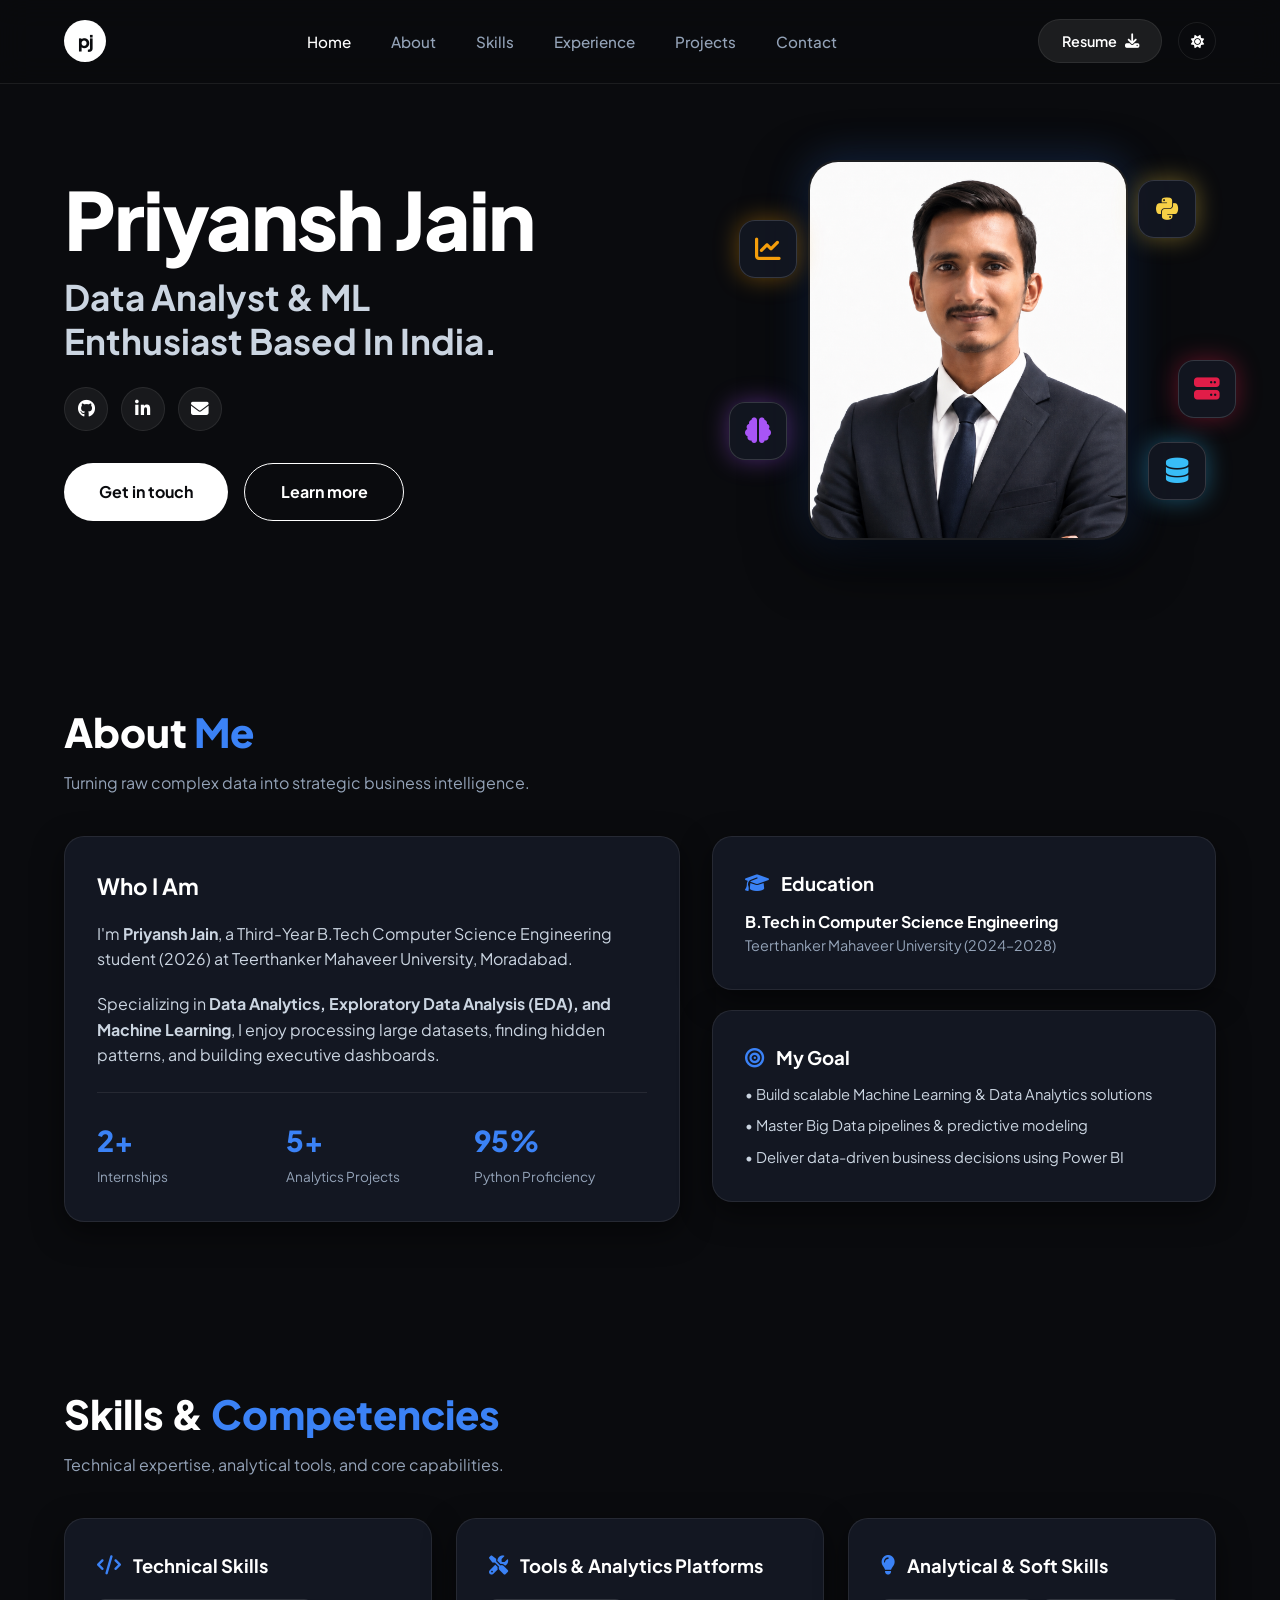
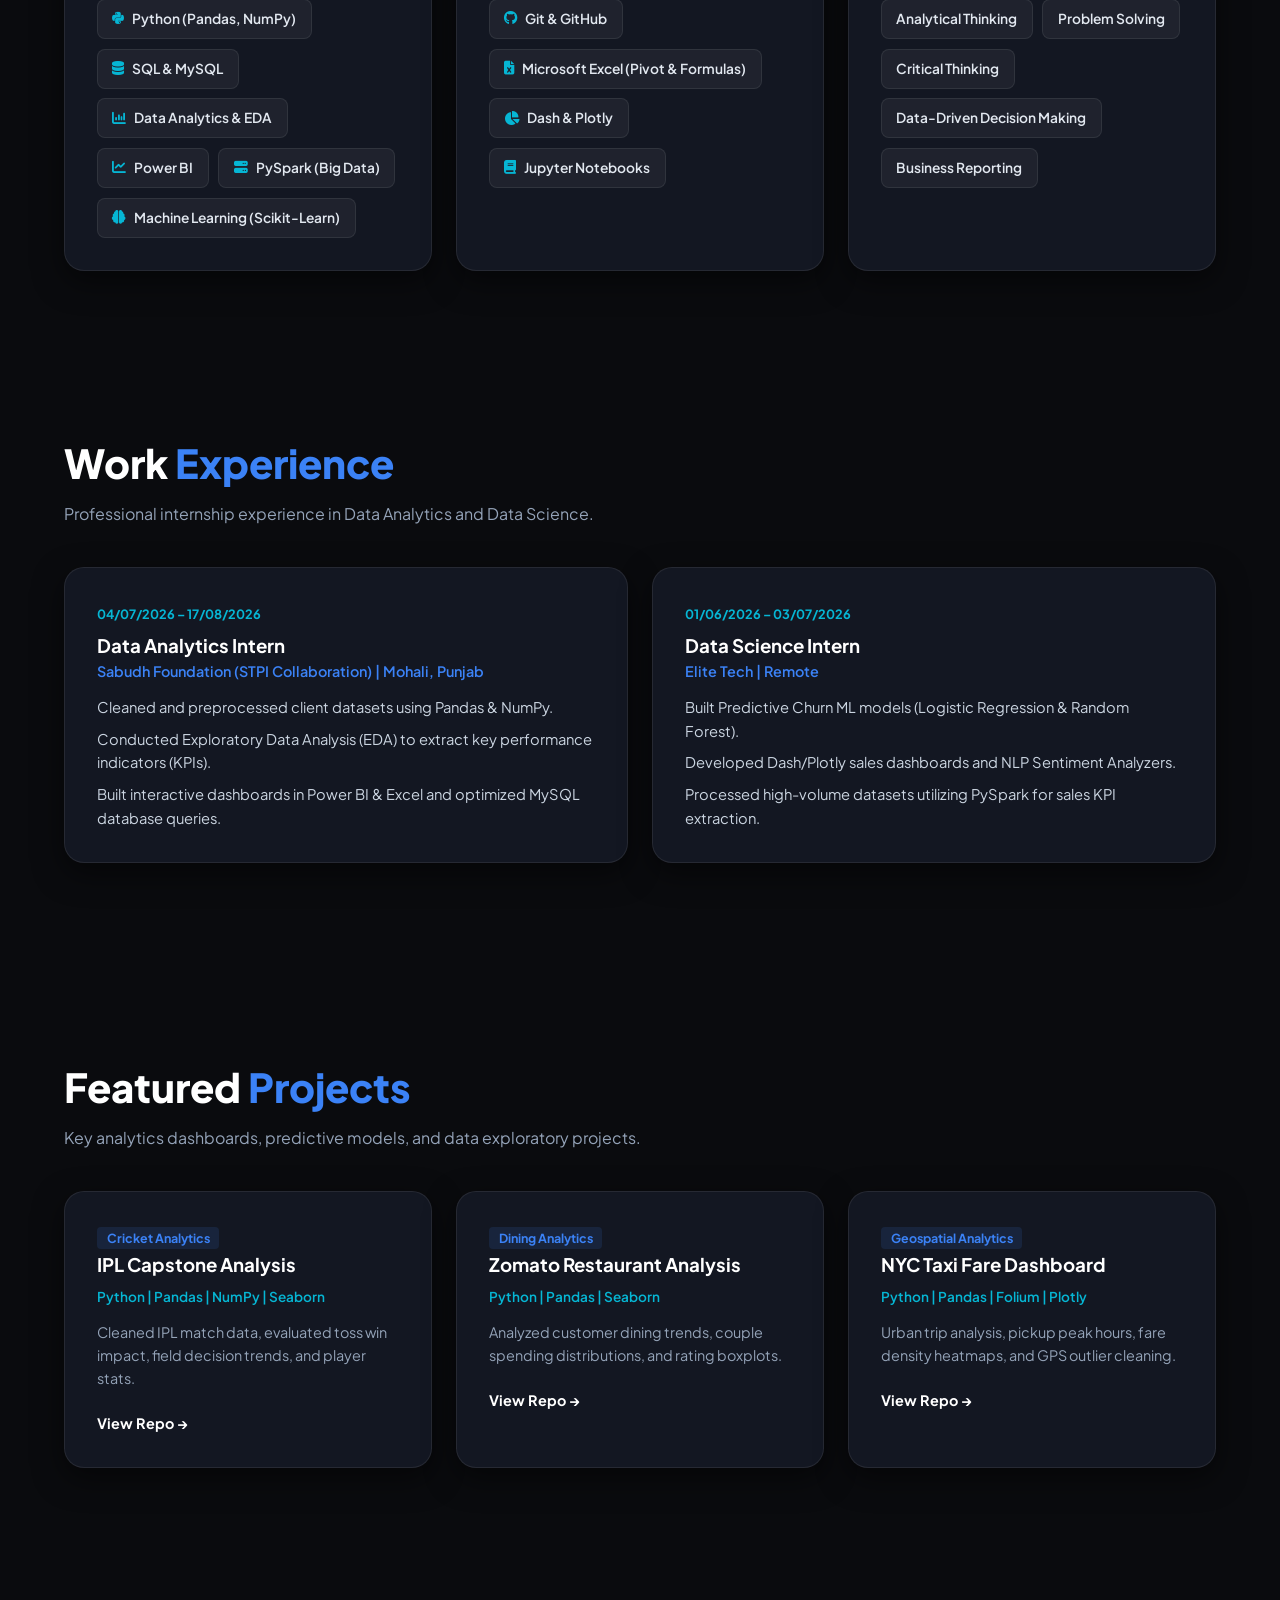
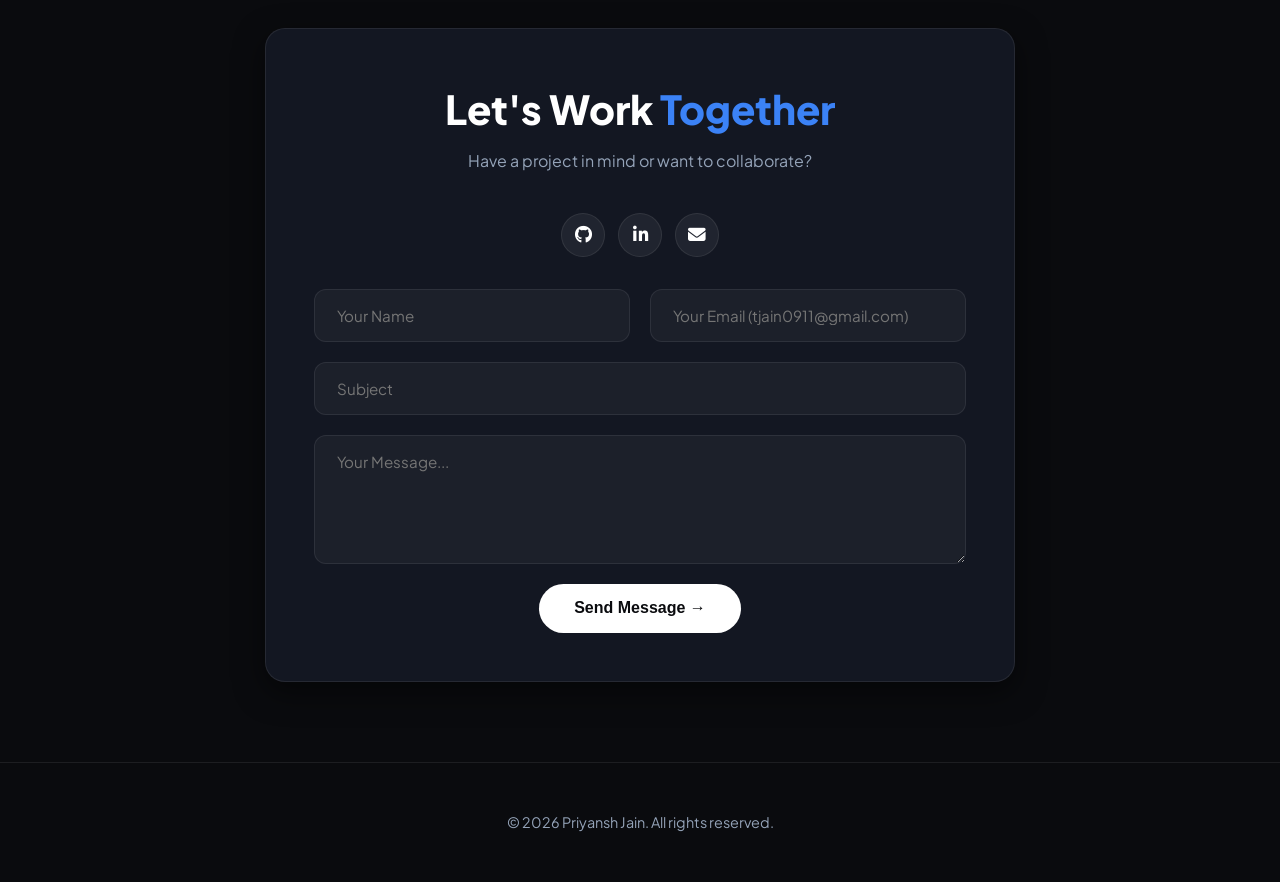
<file: index.html>
<!DOCTYPE html>
<html lang="en" data-theme="dark">
<head>
    <meta charset="UTF-8">
    <meta name="viewport" content="width=device-width, initial-scale=1.0">
    <!-- Render & Vercel Force Cache Rebuild -->
    <title>Priyansh Jain | Data Analyst & ML Enthusiast</title>
    
    <!-- Inline Embedded CSS Styles for Bulletproof Deployment -->
    <style>
/* =========================================================
   Priyansh Jain - Juan James Style Ultra-Modern Dark Theme
   ========================================================= */

:root {
    --bg-dark: #0A0B0E;
    --card-dark: #131722;
    --card-border: rgba(255, 255, 255, 0.08);
    
    --text-white: #FFFFFF;
    --text-muted: #94A3B8;
    
    --accent-blue: #3B82F6;
    --accent-cyan: #06B6D4;
    --glow-blue: rgba(59, 130, 246, 0.3);

    --radius-pill: 50px;
    --radius-card: 20px;
    --transition: all 0.3s cubic-bezier(0.4, 0, 0.2, 1);
}

* {
    margin: 0;
    padding: 0;
    box-sizing: border-box;
}

html {
    scroll-behavior: smooth;
}

body {
    font-family: 'Plus Jakarta Sans', system-ui, -apple-system, sans-serif;
    background-color: var(--bg-dark);
    color: var(--text-white);
    line-height: 1.6;
    overflow-x: hidden;
}

/* Container */
.container {
    max-width: 1200px;
    margin: 0 auto;
    padding: 0 1.5rem;
}

/* NAVBAR */
.navbar {
    position: fixed;
    top: 0;
    left: 0;
    right: 0;
    z-index: 1000;
    background: rgba(10, 11, 14, 0.85);
    backdrop-filter: blur(15px);
    border-bottom: 1px solid var(--card-border);
    padding: 1.2rem 0;
}

.nav-container {
    max-width: 1200px;
    margin: 0 auto;
    padding: 0 1.5rem;
    display: flex;
    justify-content: space-between;
    align-items: center;
}

.brand-logo {
    text-decoration: none;
}

.logo-icon {
    width: 42px;
    height: 42px;
    border-radius: 50%;
    background: var(--text-white);
    color: #0A0B0E;
    font-weight: 900;
    font-size: 1.1rem;
    display: flex;
    align-items: center;
    justify-content: center;
    letter-spacing: -1px;
}

.nav-links {
    display: flex;
    list-style: none;
    gap: 2.5rem;
}

.nav-links a {
    color: var(--text-muted);
    text-decoration: none;
    font-size: 0.95rem;
    font-weight: 500;
    transition: var(--transition);
}

.nav-links a:hover,
.nav-links a.active {
    color: var(--text-white);
}

.nav-right {
    display: flex;
    align-items: center;
    gap: 1rem;
}

.btn-resume-pill {
    display: inline-flex;
    align-items: center;
    gap: 0.5rem;
    padding: 0.6rem 1.4rem;
    border-radius: var(--radius-pill);
    background: rgba(255, 255, 255, 0.08);
    border: 1px solid var(--card-border);
    color: var(--text-white);
    font-size: 0.9rem;
    font-weight: 600;
    text-decoration: none;
    transition: var(--transition);
}

.btn-resume-pill:hover {
    background: var(--text-white);
    color: #0A0B0E;
}

.btn-theme-toggle {
    width: 38px;
    height: 38px;
    border-radius: 50%;
    background: transparent;
    border: 1px solid var(--card-border);
    color: var(--text-white);
    cursor: pointer;
    display: flex;
    align-items: center;
    justify-content: center;
}

/* HERO SECTION */
.hero-section {
    padding-top: 10rem;
    padding-bottom: 5rem;
    position: relative;
    overflow: hidden;
}

.hero-container {
    max-width: 1200px;
    margin: 0 auto;
    padding: 0 1.5rem;
    display: grid;
    grid-template-columns: 1.1fr 0.9fr;
    gap: 3rem;
    align-items: center;
}

.hero-title {
    font-size: 5rem;
    font-weight: 900;
    line-height: 1;
    letter-spacing: -2px;
    margin-bottom: 1rem;
    color: var(--text-white);
}

.hero-subtitle {
    font-size: 2.2rem;
    font-weight: 700;
    line-height: 1.25;
    color: #CBD5E1;
    margin-bottom: 1.5rem;
}

/* Social Buttons Row */
.hero-social-links,
.contact-social-row {
    display: flex;
    gap: 0.8rem;
    margin-bottom: 2rem;
}

.contact-social-row {
    justify-content: center;
}

.social-circle-btn {
    width: 44px;
    height: 44px;
    border-radius: 50%;
    background: rgba(255, 255, 255, 0.06);
    border: 1px solid var(--card-border);
    color: var(--text-white);
    display: flex;
    align-items: center;
    justify-content: center;
    text-decoration: none;
    font-size: 1.1rem;
    transition: var(--transition);
}

.social-circle-btn:hover {
    background: var(--accent-blue);
    border-color: var(--accent-blue);
    transform: translateY(-3px);
    box-shadow: 0 8px 20px var(--glow-blue);
}

.hero-btn-group {
    display: flex;
    gap: 1rem;
}

.btn-pill {
    display: inline-flex;
    align-items: center;
    justify-content: center;
    padding: 0.95rem 2.2rem;
    border-radius: var(--radius-pill);
    font-size: 1rem;
    font-weight: 700;
    text-decoration: none;
    transition: var(--transition);
    cursor: pointer;
    border: none;
}

.btn-white {
    background: var(--text-white);
    color: #0A0B0E;
}

.btn-white:hover {
    transform: translateY(-3px);
    box-shadow: 0 10px 30px rgba(255, 255, 255, 0.25);
}

.btn-outline-white {
    background: transparent;
    border: 1.5px solid var(--text-white);
    color: var(--text-white);
}

.btn-outline-white:hover {
    background: rgba(255, 255, 255, 0.1);
    transform: translateY(-3px);
}

/* HERO VISUAL & 3D FLOATING BADGES */
.hero-visual {
    position: relative;
    display: flex;
    justify-content: center;
    align-items: center;
}

.avatar-3d-wrapper {
    width: 320px;
    height: 380px;
    border-radius: 30px;
    overflow: hidden;
    border: 2px solid var(--card-border);
    box-shadow: 0 20px 60px rgba(0, 0, 0, 0.8), 0 0 40px var(--glow-blue);
    position: relative;
    z-index: 2;
}

.avatar-3d-img {
    width: 100%;
    height: 100%;
    object-fit: cover;
    object-position: center 25%;
}

/* Floating 3D Tech Badges */
.floating-badge {
    position: absolute;
    width: 58px;
    height: 58px;
    border-radius: 16px;
    background: rgba(19, 23, 34, 0.9);
    border: 1px solid rgba(255, 255, 255, 0.15);
    display: flex;
    align-items: center;
    justify-content: center;
    font-size: 1.6rem;
    box-shadow: 0 15px 35px rgba(0, 0, 0, 0.7);
    z-index: 3;
    animation: floatAnim 4s ease-in-out infinite;
}

@keyframes floatAnim {
    0%, 100% { transform: translateY(0); }
    50% { transform: translateY(-12px); }
}

.badge-py {
    top: 20px;
    right: 20px;
    color: #F7D046;
    box-shadow: 0 0 25px rgba(247, 208, 70, 0.4);
    animation-delay: 0s;
}

.badge-sql {
    bottom: 40px;
    right: 10px;
    color: #38BDF8;
    box-shadow: 0 0 25px rgba(56, 189, 248, 0.4);
    animation-delay: 1s;
}

.badge-bi {
    top: 60px;
    left: 20px;
    color: #F59E0B;
    box-shadow: 0 0 25px rgba(245, 158, 11, 0.4);
    animation-delay: 2s;
}

.badge-ml {
    bottom: 80px;
    left: 10px;
    color: #A855F7;
    box-shadow: 0 0 25px rgba(168, 85, 247, 0.4);
    animation-delay: 1.5s;
}

.badge-spark {
    top: 200px;
    right: -20px;
    color: #E11D48;
    box-shadow: 0 0 25px rgba(225, 29, 72, 0.4);
    animation-delay: 2.5s;
}

/* SECTIONS COMMON & CARDS */
.section {
    padding: 5rem 0;
}

.section-title {
    font-size: 2.5rem;
    font-weight: 900;
    margin-bottom: 0.4rem;
}

.accent-text {
    color: var(--accent-blue);
}

.section-sub {
    font-size: 1rem;
    color: var(--text-muted);
    margin-bottom: 2.5rem;
}

/* DARK CARDS */
.dark-card {
    background: var(--card-dark);
    border: 1px solid var(--card-border);
    border-radius: var(--radius-card);
    padding: 2rem;
    box-shadow: 0 10px 30px rgba(0, 0, 0, 0.5);
    transition: var(--transition);
}

.dark-card:hover {
    border-color: rgba(255, 255, 255, 0.2);
    transform: translateY(-4px);
}

/* ABOUT SECTION GRID */
.about-grid {
    display: grid;
    grid-template-columns: 1.1fr 0.9fr;
    gap: 2rem;
}

.bio-card h3 {
    font-size: 1.4rem;
    margin-bottom: 1rem;
}

.bio-card p {
    color: #CBD5E1;
    margin-bottom: 1.2rem;
    font-size: 1rem;
}

.about-quick-stats {
    display: grid;
    grid-template-columns: repeat(3, 1fr);
    gap: 1rem;
    margin-top: 1.5rem;
    padding-top: 1.5rem;
    border-top: 1px solid var(--card-border);
}

.stat-box h4 {
    font-size: 1.8rem;
    font-weight: 800;
    color: var(--accent-blue);
}

.stat-box span {
    font-size: 0.85rem;
    color: var(--text-muted);
}

.about-stack {
    display: flex;
    flex-direction: column;
    gap: 1.25rem;
}

.card-head {
    display: flex;
    align-items: center;
    gap: 0.75rem;
    margin-bottom: 0.6rem;
}

.icon-glow {
    color: var(--accent-blue);
    font-size: 1.2rem;
}

.card-sub {
    color: var(--text-muted);
    font-size: 0.9rem;
}

.bullet-list {
    list-style: none;
    display: flex;
    flex-direction: column;
    gap: 0.5rem;
    color: #CBD5E1;
    font-size: 0.92rem;
}

/* DEDICATED SKILLS SECTION */
.skills-container-grid {
    display: grid;
    grid-template-columns: repeat(3, 1fr);
    gap: 1.5rem;
}

.skill-group-card {
    display: flex;
    flex-direction: column;
    gap: 1.2rem;
}

.skill-group-head {
    display: flex;
    align-items: center;
    gap: 0.75rem;
}

.skill-group-head h3 {
    font-size: 1.15rem;
    font-weight: 700;
}

.skill-pills-wrap {
    display: flex;
    flex-wrap: wrap;
    gap: 0.6rem;
}

.skill-badge {
    display: inline-flex;
    align-items: center;
    gap: 0.5rem;
    background: rgba(255, 255, 255, 0.05);
    border: 1px solid var(--card-border);
    color: #E2E8F0;
    padding: 0.5rem 0.9rem;
    border-radius: 8px;
    font-size: 0.86rem;
    font-weight: 600;
    transition: var(--transition);
}

.skill-badge i {
    color: var(--accent-cyan);
}

.skill-badge:hover {
    background: rgba(59, 130, 246, 0.12);
    border-color: var(--accent-blue);
    color: var(--text-white);
    transform: translateY(-2px);
}

/* WORK SECTION */
.work-grid {
    display: grid;
    grid-template-columns: 1fr 1fr;
    gap: 1.5rem;
    margin-bottom: 2rem;
}

.card-tag {
    font-size: 0.8rem;
    font-weight: 700;
    color: var(--accent-cyan);
    margin-bottom: 0.4rem;
    display: inline-block;
}

.company-name {
    font-size: 0.9rem;
    color: var(--accent-blue);
    font-weight: 600;
    margin-bottom: 0.8rem;
}

/* PROJECTS GRID */
.projects-grid {
    display: grid;
    grid-template-columns: repeat(3, 1fr);
    gap: 1.5rem;
}

.project-tag {
    font-size: 0.78rem;
    font-weight: 700;
    color: var(--accent-blue);
    background: rgba(59, 130, 246, 0.12);
    padding: 0.2rem 0.6rem;
    border-radius: 4px;
    width: fit-content;
    margin-bottom: 0.6rem;
}

.project-tech {
    font-size: 0.85rem;
    color: var(--accent-cyan);
    font-weight: 600;
    margin: 0.4rem 0 0.8rem 0;
}

.project-desc {
    font-size: 0.9rem;
    color: var(--text-muted);
    margin-bottom: 1.25rem;
}

.card-link {
    color: var(--text-white);
    font-weight: 700;
    text-decoration: none;
    font-size: 0.9rem;
    transition: var(--transition);
}

.card-link:hover {
    color: var(--accent-blue);
}

/* CONTACT SECTION */
.contact-card-wrapper {
    max-width: 750px;
    margin: 0 auto;
    text-align: center;
    padding: 3rem;
}

#contact-form {
    display: flex;
    flex-direction: column;
    gap: 1.25rem;
    margin-top: 1.5rem;
}

.form-row {
    display: grid;
    grid-template-columns: 1fr 1fr;
    gap: 1.25rem;
}

.dark-input {
    width: 100%;
    padding: 1rem 1.4rem;
    border-radius: 12px;
    background: rgba(255, 255, 255, 0.04);
    border: 1px solid var(--card-border);
    color: var(--text-white);
    font-family: inherit;
    font-size: 0.95rem;
    transition: var(--transition);
}

.dark-input:focus {
    outline: none;
    border-color: var(--accent-blue);
    background: rgba(59, 130, 246, 0.05);
}

.dark-textarea {
    resize: vertical;
}

.btn-submit {
    align-self: center;
    width: fit-content;
}

/* FOOTER */
.footer {
    padding: 3rem 0;
    border-top: 1px solid var(--card-border);
    text-align: center;
    color: var(--text-muted);
    font-size: 0.9rem;
}

/* TOAST */
.toast-notification {
    position: fixed;
    bottom: 2rem;
    right: 2rem;
    z-index: 3000;
    background: #17243B;
    border: 1px solid rgba(255, 255, 255, 0.15);
    color: #ffffff;
    padding: 0.9rem 1.5rem;
    border-radius: 0.75rem;
    display: flex;
    align-items: center;
    gap: 0.75rem;
    box-shadow: 0 10px 30px rgba(0, 0, 0, 0.6);
    font-size: 0.95rem;
    font-weight: 600;
    opacity: 0;
    transform: translateY(20px);
    pointer-events: none;
    transition: all 0.4s cubic-bezier(0.175, 0.885, 0.32, 1.275);
}

.toast-notification.show {
    opacity: 1;
    transform: translateY(0);
    pointer-events: auto;
}

.toast-icon {
    color: #10B981;
    font-size: 1.25rem;
}

/* RESPONSIVE */
@media (max-width: 992px) {
    .hero-container, .about-grid, .work-grid, .skills-container-grid {
        grid-template-columns: 1fr;
    }
    .hero-title {
        font-size: 3.5rem;
    }
    .hero-subtitle {
        font-size: 1.6rem;
    }
    .projects-grid {
        grid-template-columns: 1fr;
    }
    .form-row {
        grid-template-columns: 1fr;
    }
    .nav-links {
        display: none;
    }
}
    </style>

    <link rel="stylesheet" href="./styles.css">
    <!-- Font Awesome Icons & Google Fonts -->
    <link rel="stylesheet" href="https://cdnjs.cloudflare.com/ajax/libs/font-awesome/6.4.0/css/all.min.css">
    <link href="https://fonts.googleapis.com/css2?family=Plus+Jakarta+Sans:wght@300;400;500;600;700;800;900&display=swap" rel="stylesheet">
</head>
<body>

    <!-- Header Navigation -->
    <nav class="navbar">
        <div class="nav-container">
            <a href="#hero" class="brand-logo">
                <div class="logo-icon">pj</div>
            </a>
            <ul class="nav-links">
                <li><a href="#hero" class="active">Home</a></li>
                <li><a href="#about">About</a></li>
                <li><a href="#skills">Skills</a></li>
                <li><a href="#experience">Experience</a></li>
                <li><a href="#projects">Projects</a></li>
                <li><a href="#contact">Contact</a></li>
            </ul>
            <div class="nav-right">
                <a href="priyansh-jain-resume.pdf" target="_blank" class="btn-resume-pill">
                    Resume <i class="fa-solid fa-download"></i>
                </a>
                <button id="theme-toggle" class="btn-theme-toggle" title="Toggle Theme">
                    <i class="fa-solid fa-sun"></i>
                </button>
            </div>
        </div>
    </nav>

    <!-- Hero Section (Juan James Style Bold Dark Hero) -->
    <section id="hero" class="hero-section">
        <div class="hero-container">
            <!-- Left Text Content -->
            <div class="hero-text">
                <h1 class="hero-title">Priyansh Jain</h1>
                <p class="hero-subtitle">
                    Data Analyst & ML <br>
                    Enthusiast Based In India.
                </p>
                
                <!-- Social Connections Row -->
                <div class="hero-social-links">
                    <a href="https://github.com/Priyansh0026" target="_blank" title="GitHub" class="social-circle-btn">
                        <i class="fa-brands fa-github"></i>
                    </a>
                    <a href="https://www.linkedin.com/in/priyansh-jain-3a3665248" target="_blank" title="LinkedIn" class="social-circle-btn">
                        <i class="fa-brands fa-linkedin-in"></i>
                    </a>
                    <a href="mailto:tjain0911@gmail.com" title="Email" class="social-circle-btn">
                        <i class="fa-solid fa-envelope"></i>
                    </a>
                </div>

                <div class="hero-btn-group">
                    <a href="#contact" class="btn-pill btn-white">Get in touch</a>
                    <a href="#about" class="btn-pill btn-outline-white">Learn more</a>
                </div>
            </div>

            <!-- Right Visual & Floating 3D Tech Badges -->
            <div class="hero-visual">
                <!-- Center Avatar Frame -->
                <div class="avatar-3d-wrapper">
                    <img src="avatar.jpg" alt="Priyansh Jain Photo" class="avatar-3d-img">
                </div>

                <!-- Floating Glowing 3D Tech Badges -->
                <div class="floating-badge badge-py" title="Python">
                    <i class="fa-brands fa-python"></i>
                </div>
                <div class="floating-badge badge-sql" title="SQL / MySQL">
                    <i class="fa-solid fa-database"></i>
                </div>
                <div class="floating-badge badge-bi" title="Power BI">
                    <i class="fa-solid fa-chart-line"></i>
                </div>
                <div class="floating-badge badge-ml" title="Machine Learning">
                    <i class="fa-solid fa-brain"></i>
                </div>
                <div class="floating-badge badge-spark" title="PySpark">
                    <i class="fa-solid fa-server"></i>
                </div>
            </div>
        </div>
    </section>

    <!-- About Section -->
    <section id="about" class="section">
        <div class="container">
            <h2 class="section-title">About <span class="accent-text">Me</span></h2>
            <p class="section-sub">Turning raw complex data into strategic business intelligence.</p>

            <div class="about-grid">
                <!-- Bio Card -->
                <div class="dark-card bio-card">
                    <h3>Who I Am</h3>
                    <p>
                        I'm <strong>Priyansh Jain</strong>, a Third-Year B.Tech Computer Science Engineering student (2026) at Teerthanker Mahaveer University, Moradabad.
                    </p>
                    <p>
                        Specializing in <strong>Data Analytics, Exploratory Data Analysis (EDA), and Machine Learning</strong>, I enjoy processing large datasets, finding hidden patterns, and building executive dashboards.
                    </p>
                    <div class="about-quick-stats">
                        <div class="stat-box">
                            <h4>2+</h4>
                            <span>Internships</span>
                        </div>
                        <div class="stat-box">
                            <h4>5+</h4>
                            <span>Analytics Projects</span>
                        </div>
                        <div class="stat-box">
                            <h4>95%</h4>
                            <span>Python Proficiency</span>
                        </div>
                    </div>
                </div>

                <!-- Cards Stack -->
                <div class="about-stack">
                    <!-- Education Card -->
                    <div class="dark-card mini-card">
                        <div class="card-head"><i class="fa-solid fa-graduation-cap icon-glow"></i> <h3>Education</h3></div>
                        <h4>B.Tech in Computer Science Engineering</h4>
                        <p class="card-sub">Teerthanker Mahaveer University (2024–2028)</p>
                    </div>

                    <!-- Goal Card -->
                    <div class="dark-card mini-card">
                        <div class="card-head"><i class="fa-solid fa-bullseye icon-glow"></i> <h3>My Goal</h3></div>
                        <ul class="bullet-list">
                            <li>• Build scalable Machine Learning & Data Analytics solutions</li>
                            <li>• Master Big Data pipelines & predictive modeling</li>
                            <li>• Deliver data-driven business decisions using Power BI</li>
                        </ul>
                    </div>
                </div>
            </div>
        </div>
    </section>

    <!-- Dedicated Skills Section -->
    <section id="skills" class="section">
        <div class="container">
            <h2 class="section-title">Skills & <span class="accent-text">Competencies</span></h2>
            <p class="section-sub">Technical expertise, analytical tools, and core capabilities.</p>

            <div class="skills-container-grid">
                <!-- Technical Skills -->
                <div class="dark-card skill-group-card">
                    <div class="skill-group-head">
                        <i class="fa-solid fa-code icon-glow"></i>
                        <h3>Technical Skills</h3>
                    </div>
                    <div class="skill-pills-wrap">
                        <span class="skill-badge"><i class="fa-brands fa-python"></i> Python (Pandas, NumPy)</span>
                        <span class="skill-badge"><i class="fa-solid fa-database"></i> SQL & MySQL</span>
                        <span class="skill-badge"><i class="fa-solid fa-chart-column"></i> Data Analytics & EDA</span>
                        <span class="skill-badge"><i class="fa-solid fa-chart-line"></i> Power BI</span>
                        <span class="skill-badge"><i class="fa-solid fa-server"></i> PySpark (Big Data)</span>
                        <span class="skill-badge"><i class="fa-solid fa-brain"></i> Machine Learning (Scikit-Learn)</span>
                    </div>
                </div>

                <!-- Tools & Frameworks -->
                <div class="dark-card skill-group-card">
                    <div class="skill-group-head">
                        <i class="fa-solid fa-screwdriver-wrench icon-glow"></i>
                        <h3>Tools & Analytics Platforms</h3>
                    </div>
                    <div class="skill-pills-wrap">
                        <span class="skill-badge"><i class="fa-brands fa-github"></i> Git & GitHub</span>
                        <span class="skill-badge"><i class="fa-solid fa-file-excel"></i> Microsoft Excel (Pivot & Formulas)</span>
                        <span class="skill-badge"><i class="fa-solid fa-chart-pie"></i> Dash & Plotly</span>
                        <span class="skill-badge"><i class="fa-solid fa-book"></i> Jupyter Notebooks</span>
                    </div>
                </div>

                <!-- Soft & Behavioral Skills -->
                <div class="dark-card skill-group-card">
                    <div class="skill-group-head">
                        <i class="fa-solid fa-lightbulb icon-glow"></i>
                        <h3>Analytical & Soft Skills</h3>
                    </div>
                    <div class="skill-pills-wrap">
                        <span class="skill-badge">Analytical Thinking</span>
                        <span class="skill-badge">Problem Solving</span>
                        <span class="skill-badge">Critical Thinking</span>
                        <span class="skill-badge">Data-Driven Decision Making</span>
                        <span class="skill-badge">Business Reporting</span>
                    </div>
                </div>
            </div>
        </div>
    </section>

    <!-- Dedicated Work Experience Section -->
    <section id="experience" class="section">
        <div class="container">
            <h2 class="section-title">Work <span class="accent-text">Experience</span></h2>
            <p class="section-sub">Professional internship experience in Data Analytics and Data Science.</p>

            <div class="work-grid">
                <!-- Sabudh Foundation -->
                <div class="dark-card work-card">
                    <span class="card-tag">04/07/2026 – 17/08/2026</span>
                    <h3>Data Analytics Intern</h3>
                    <p class="company-name">Sabudh Foundation (STPI Collaboration) | Mohali, Punjab</p>
                    <ul class="bullet-list">
                        <li>Cleaned and preprocessed client datasets using Pandas & NumPy.</li>
                        <li>Conducted Exploratory Data Analysis (EDA) to extract key performance indicators (KPIs).</li>
                        <li>Built interactive dashboards in Power BI & Excel and optimized MySQL database queries.</li>
                    </ul>
                </div>

                <!-- Elite Tech -->
                <div class="dark-card work-card">
                    <span class="card-tag">01/06/2026 – 03/07/2026</span>
                    <h3>Data Science Intern</h3>
                    <p class="company-name">Elite Tech | Remote</p>
                    <ul class="bullet-list">
                        <li>Built Predictive Churn ML models (Logistic Regression & Random Forest).</li>
                        <li>Developed Dash/Plotly sales dashboards and NLP Sentiment Analyzers.</li>
                        <li>Processed high-volume datasets utilizing PySpark for sales KPI extraction.</li>
                    </ul>
                </div>
            </div>
        </div>
    </section>

    <!-- Dedicated Projects Section -->
    <section id="projects" class="section">
        <div class="container">
            <h2 class="section-title">Featured <span class="accent-text">Projects</span></h2>
            <p class="section-sub">Key analytics dashboards, predictive models, and data exploratory projects.</p>

            <div class="projects-grid">
                <!-- Project 1 -->
                <div class="dark-card project-card">
                    <span class="project-tag">Cricket Analytics</span>
                    <h3>IPL Capstone Analysis</h3>
                    <p class="project-tech">Python | Pandas | NumPy | Seaborn</p>
                    <p class="project-desc">Cleaned IPL match data, evaluated toss win impact, field decision trends, and player stats.</p>
                    <a href="https://github.com/Priyansh0026/IPL-Capstone-Analysis" target="_blank" class="card-link">View Repo &rarr;</a>
                </div>

                <!-- Project 2 -->
                <div class="dark-card project-card">
                    <span class="project-tag">Dining Analytics</span>
                    <h3>Zomato Restaurant Analysis</h3>
                    <p class="project-tech">Python | Pandas | Seaborn</p>
                    <p class="project-desc">Analyzed customer dining trends, couple spending distributions, and rating boxplots.</p>
                    <a href="https://github.com/Priyansh0026/Zomato-Data-Analysis" target="_blank" class="card-link">View Repo &rarr;</a>
                </div>

                <!-- Project 3 -->
                <div class="dark-card project-card">
                    <span class="project-tag">Geospatial Analytics</span>
                    <h3>NYC Taxi Fare Dashboard</h3>
                    <p class="project-tech">Python | Pandas | Folium | Plotly</p>
                    <p class="project-desc">Urban trip analysis, pickup peak hours, fare density heatmaps, and GPS outlier cleaning.</p>
                    <a href="https://github.com/Priyansh0026/NYC-Taxi-Fare-Analysis" target="_blank" class="card-link">View Repo &rarr;</a>
                </div>
            </div>
        </div>
    </section>

    <!-- Contact Section -->
    <section id="contact" class="section">
        <div class="container">
            <div class="dark-card contact-card-wrapper">
                <h2 class="section-title">Let's Work <span class="accent-text">Together</span></h2>
                <p class="section-sub">Have a project in mind or want to collaborate?</p>

                <!-- Social Links in Contact Section -->
                <div class="contact-social-row">
                    <a href="https://github.com/Priyansh0026" target="_blank" title="GitHub" class="social-circle-btn">
                        <i class="fa-brands fa-github"></i>
                    </a>
                    <a href="https://www.linkedin.com/in/priyansh-jain-3a3665248" target="_blank" title="LinkedIn" class="social-circle-btn">
                        <i class="fa-brands fa-linkedin-in"></i>
                    </a>
                    <a href="mailto:tjain0911@gmail.com" title="Email" class="social-circle-btn">
                        <i class="fa-solid fa-envelope"></i>
                    </a>
                </div>

                <form id="contact-form" onsubmit="return handleContactSubmit(event);">
                    <input type="hidden" name="access_key" value="77bdccd4-e741-47fa-9935-dd89b481e4ae">
                    
                    <div class="form-row">
                        <input type="text" name="name" placeholder="Your Name" required class="dark-input">
                        <input type="email" name="email" placeholder="Your Email (tjain0911@gmail.com)" required class="dark-input">
                    </div>
                    <input type="text" name="subject" placeholder="Subject" required class="dark-input">
                    <textarea name="message" rows="5" placeholder="Your Message..." required class="dark-input dark-textarea"></textarea>

                    <button type="submit" id="btn-submit-message" class="btn-pill btn-white btn-submit">
                        Send Message &rarr;
                    </button>
                </form>
            </div>
        </div>
    </section>

    <!-- Footer -->
    <footer class="footer">
        <div class="container">
            <p>&copy; 2026 Priyansh Jain. All rights reserved.</p>
        </div>
    </footer>

    <!-- Toast Notification -->
    <div id="toast-notification" class="toast-notification">
        <i class="fa-solid fa-circle-check toast-icon"></i>
        <span>Message Sent Successfully!</span>
    </div>

    <script src="./script.js"></script>
</body>
</html>
</file>
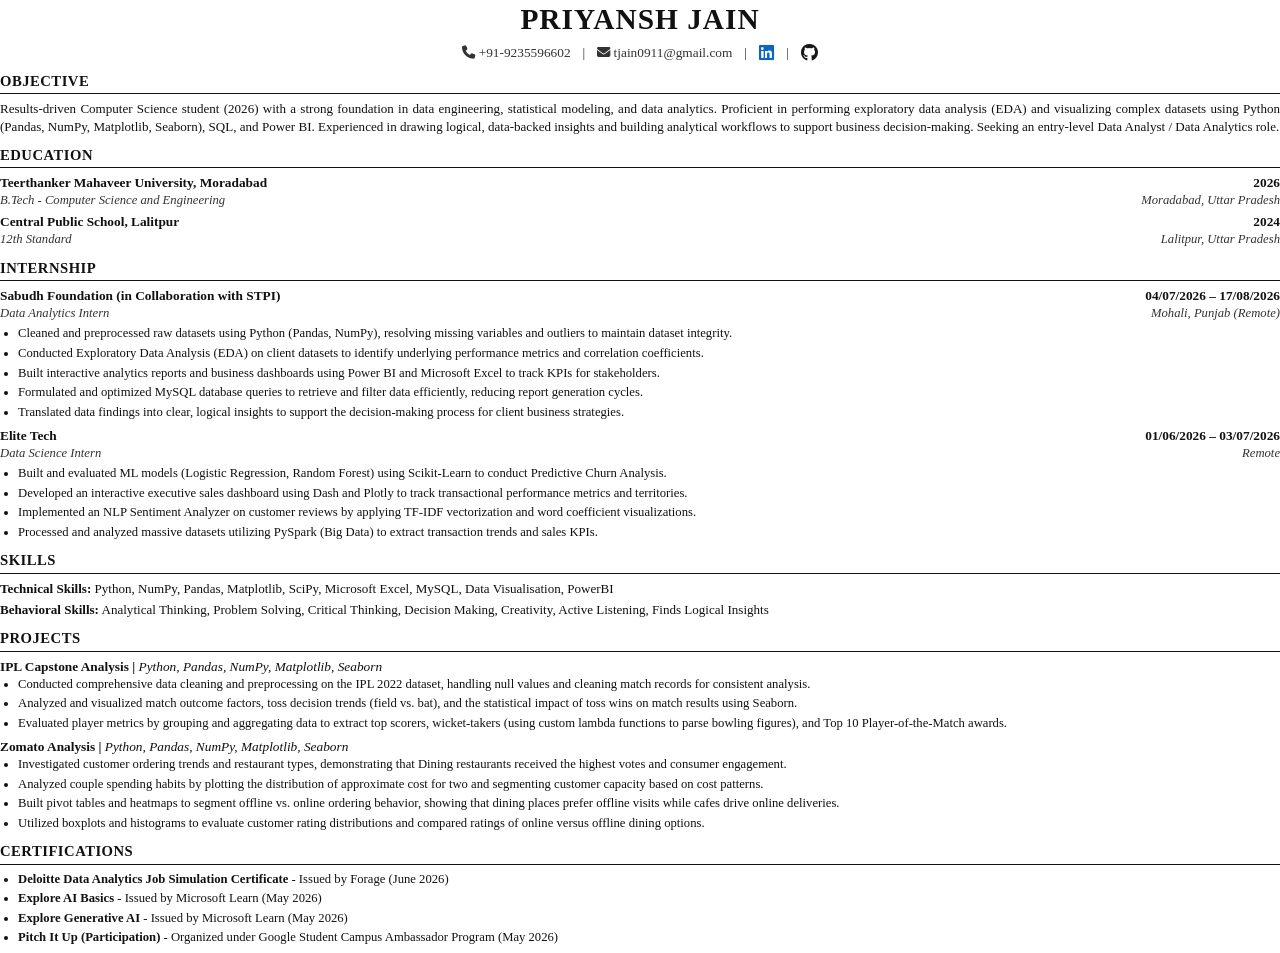
<file: resume_template.html>
<!DOCTYPE html>
<html lang="en">
<head>
    <meta charset="UTF-8">
    <title>PRIYANSH JAIN Resume</title>
    <link rel="stylesheet" href="https://cdnjs.cloudflare.com/ajax/libs/font-awesome/6.4.0/css/all.min.css">
    <style>
        @page {
            size: letter;
            margin: 0.4in 0.5in 0.4in 0.5in;
        }
        * {
            margin: 0;
            padding: 0;
            box-sizing: border-box;
            font-family: 'Calibri', 'Times New Roman', 'Arial', sans-serif;
        }
        body {
            color: #111111;
            background: #ffffff;
            line-height: 1.35;
            font-size: 10.2pt;
        }
        .header {
            text-align: center;
            margin-bottom: 8px;
        }
        .header h1 {
            font-size: 22pt;
            font-weight: bold;
            letter-spacing: 1px;
            margin-bottom: 4px;
            text-transform: uppercase;
        }
        .contact-info {
            font-size: 10pt;
            display: flex;
            justify-content: center;
            align-items: center;
            gap: 12px;
            color: #333333;
        }
        .contact-info a {
            color: #000000;
            text-decoration: none;
            display: inline-flex;
            align-items: center;
        }
        .social-logo {
            font-size: 13pt;
            transition: transform 0.2s ease;
        }
        .linkedin-icon {
            color: #0A66C2;
        }
        .github-icon {
            color: #181717;
        }
        .section-heading {
            font-size: 11pt;
            font-weight: bold;
            text-transform: uppercase;
            border-bottom: 1px solid #111111;
            padding-bottom: 2px;
            margin-top: 10px;
            margin-bottom: 6px;
            letter-spacing: 0.5px;
        }
        .objective-text {
            font-size: 9.8pt;
            text-align: justify;
            margin-bottom: 4px;
        }
        .item-row {
            display: flex;
            justify-content: space-between;
            align-items: baseline;
            font-weight: bold;
            font-size: 10pt;
            margin-top: 4px;
        }
        .item-subrow {
            display: flex;
            justify-content: space-between;
            align-items: baseline;
            font-style: italic;
            font-size: 9.5pt;
            color: #333333;
            margin-bottom: 3px;
        }
        ul.bullet-list {
            margin-left: 18px;
            margin-bottom: 6px;
        }
        ul.bullet-list li {
            font-size: 9.5pt;
            margin-bottom: 2.5px;
            text-align: justify;
        }
        .skills-block {
            font-size: 9.8pt;
            margin-bottom: 4px;
        }
        .skills-block strong {
            font-weight: bold;
        }
    </style>
</head>
<body>

    <!-- Header Section with Clickable Social Logos -->
    <div class="header">
        <h1>PRIYANSH JAIN</h1>
        <div class="contact-info">
            <span><i class="fa-solid fa-phone"></i> +91-9235596602</span>
            <span>|</span>
            <span><i class="fa-solid fa-envelope"></i> tjain0911@gmail.com</span>
            <span>|</span>
            <a href="https://www.linkedin.com/in/priyansh-jain-3a3665248" target="_blank" title="LinkedIn Profile">
                <i class="fa-brands fa-linkedin social-logo linkedin-icon"></i>
            </a>
            <span>|</span>
            <a href="https://github.com/Priyansh0026" target="_blank" title="GitHub Profile">
                <i class="fa-brands fa-github social-logo github-icon"></i>
            </a>
        </div>
    </div>

    <!-- Objective -->
    <div class="section-heading">OBJECTIVE</div>
    <p class="objective-text">
        Results-driven Computer Science student (2026) with a strong foundation in data engineering, statistical modeling, and data analytics. Proficient in performing exploratory data analysis (EDA) and visualizing complex datasets using Python (Pandas, NumPy, Matplotlib, Seaborn), SQL, and Power BI. Experienced in drawing logical, data-backed insights and building analytical workflows to support business decision-making. Seeking an entry-level Data Analyst / Data Analytics role.
    </p>

    <!-- Education -->
    <div class="section-heading">EDUCATION</div>
    <div class="item-row">
        <span>Teerthanker Mahaveer University, Moradabad</span>
        <span>2026</span>
    </div>
    <div class="item-subrow">
        <span>B.Tech - Computer Science and Engineering</span>
        <span>Moradabad, Uttar Pradesh</span>
    </div>

    <div class="item-row">
        <span>Central Public School, Lalitpur</span>
        <span>2024</span>
    </div>
    <div class="item-subrow">
        <span>12th Standard</span>
        <span>Lalitpur, Uttar Pradesh</span>
    </div>

    <!-- Internship -->
    <div class="section-heading">INTERNSHIP</div>
    <div class="item-row">
        <span>Sabudh Foundation (in Collaboration with STPI)</span>
        <span>04/07/2026 – 17/08/2026</span>
    </div>
    <div class="item-subrow">
        <span>Data Analytics Intern</span>
        <span>Mohali, Punjab (Remote)</span>
    </div>
    <ul class="bullet-list">
        <li>Cleaned and preprocessed raw datasets using Python (Pandas, NumPy), resolving missing variables and outliers to maintain dataset integrity.</li>
        <li>Conducted Exploratory Data Analysis (EDA) on client datasets to identify underlying performance metrics and correlation coefficients.</li>
        <li>Built interactive analytics reports and business dashboards using Power BI and Microsoft Excel to track KPIs for stakeholders.</li>
        <li>Formulated and optimized MySQL database queries to retrieve and filter data efficiently, reducing report generation cycles.</li>
        <li>Translated data findings into clear, logical insights to support the decision-making process for client business strategies.</li>
    </ul>

    <div class="item-row">
        <span>Elite Tech</span>
        <span>01/06/2026 – 03/07/2026</span>
    </div>
    <div class="item-subrow">
        <span>Data Science Intern</span>
        <span>Remote</span>
    </div>
    <ul class="bullet-list">
        <li>Built and evaluated ML models (Logistic Regression, Random Forest) using Scikit-Learn to conduct Predictive Churn Analysis.</li>
        <li>Developed an interactive executive sales dashboard using Dash and Plotly to track transactional performance metrics and territories.</li>
        <li>Implemented an NLP Sentiment Analyzer on customer reviews by applying TF-IDF vectorization and word coefficient visualizations.</li>
        <li>Processed and analyzed massive datasets utilizing PySpark (Big Data) to extract transaction trends and sales KPIs.</li>
    </ul>

    <!-- Skills -->
    <div class="section-heading">SKILLS</div>
    <div class="skills-block">
        <strong>Technical Skills:</strong> Python, NumPy, Pandas, Matplotlib, SciPy, Microsoft Excel, MySQL, Data Visualisation, PowerBI
    </div>
    <div class="skills-block">
        <strong>Behavioral Skills:</strong> Analytical Thinking, Problem Solving, Critical Thinking, Decision Making, Creativity, Active Listening, Finds Logical Insights
    </div>

    <!-- Projects -->
    <div class="section-heading">PROJECTS</div>
    <div class="item-row">
        <span>IPL Capstone Analysis | <span style="font-weight: normal; font-style: italic;">Python, Pandas, NumPy, Matplotlib, Seaborn</span></span>
    </div>
    <ul class="bullet-list">
        <li>Conducted comprehensive data cleaning and preprocessing on the IPL 2022 dataset, handling null values and cleaning match records for consistent analysis.</li>
        <li>Analyzed and visualized match outcome factors, toss decision trends (field vs. bat), and the statistical impact of toss wins on match results using Seaborn.</li>
        <li>Evaluated player metrics by grouping and aggregating data to extract top scorers, wicket-takers (using custom lambda functions to parse bowling figures), and Top 10 Player-of-the-Match awards.</li>
    </ul>

    <div class="item-row">
        <span>Zomato Analysis | <span style="font-weight: normal; font-style: italic;">Python, Pandas, NumPy, Matplotlib, Seaborn</span></span>
    </div>
    <ul class="bullet-list">
        <li>Investigated customer ordering trends and restaurant types, demonstrating that Dining restaurants received the highest votes and consumer engagement.</li>
        <li>Analyzed couple spending habits by plotting the distribution of approximate cost for two and segmenting customer capacity based on cost patterns.</li>
        <li>Built pivot tables and heatmaps to segment offline vs. online ordering behavior, showing that dining places prefer offline visits while cafes drive online deliveries.</li>
        <li>Utilized boxplots and histograms to evaluate customer rating distributions and compared ratings of online versus offline dining options.</li>
    </ul>

    <!-- Certifications -->
    <div class="section-heading">CERTIFICATIONS</div>
    <ul class="bullet-list">
        <li><strong>Deloitte Data Analytics Job Simulation Certificate</strong> - Issued by Forage (June 2026)</li>
        <li><strong>Explore AI Basics</strong> - Issued by Microsoft Learn (May 2026)</li>
        <li><strong>Explore Generative AI</strong> - Issued by Microsoft Learn (May 2026)</li>
        <li><strong>Pitch It Up (Participation)</strong> - Organized under Google Student Campus Ambassador Program (May 2026)</li>
    </ul>

</body>
</html>
</file>
<file: styles.css>
/* =========================================================
   Priyansh Jain - Juan James Style Ultra-Modern Dark Theme
   ========================================================= */

:root {
    --bg-dark: #0A0B0E;
    --card-dark: #131722;
    --card-border: rgba(255, 255, 255, 0.08);
    
    --text-white: #FFFFFF;
    --text-muted: #94A3B8;
    
    --accent-blue: #3B82F6;
    --accent-cyan: #06B6D4;
    --glow-blue: rgba(59, 130, 246, 0.3);

    --radius-pill: 50px;
    --radius-card: 20px;
    --transition: all 0.3s cubic-bezier(0.4, 0, 0.2, 1);
}

* {
    margin: 0;
    padding: 0;
    box-sizing: border-box;
}

html {
    scroll-behavior: smooth;
}

body {
    font-family: 'Plus Jakarta Sans', sans-serif;
    background-color: var(--bg-dark);
    color: var(--text-white);
    line-height: 1.6;
    overflow-x: hidden;
}

/* Container */
.container {
    max-width: 1200px;
    margin: 0 auto;
    padding: 0 1.5rem;
}

/* =========================================================
   1. NAVBAR
   ========================================================= */
.navbar {
    position: fixed;
    top: 0;
    left: 0;
    right: 0;
    z-index: 1000;
    background: rgba(10, 11, 14, 0.85);
    backdrop-filter: blur(15px);
    border-bottom: 1px solid var(--card-border);
    padding: 1.2rem 0;
}

.nav-container {
    max-width: 1200px;
    margin: 0 auto;
    padding: 0 1.5rem;
    display: flex;
    justify-content: space-between;
    align-items: center;
}

.brand-logo {
    text-decoration: none;
}

.logo-icon {
    width: 42px;
    height: 42px;
    border-radius: 50%;
    background: var(--text-white);
    color: #0A0B0E;
    font-weight: 900;
    font-size: 1.1rem;
    display: flex;
    align-items: center;
    justify-content: center;
    letter-spacing: -1px;
}

.nav-links {
    display: flex;
    list-style: none;
    gap: 2.5rem;
}

.nav-links a {
    color: var(--text-muted);
    text-decoration: none;
    font-size: 0.95rem;
    font-weight: 500;
    transition: var(--transition);
}

.nav-links a:hover,
.nav-links a.active {
    color: var(--text-white);
}

.nav-right {
    display: flex;
    align-items: center;
    gap: 1rem;
}

.btn-resume-pill {
    display: inline-flex;
    align-items: center;
    gap: 0.5rem;
    padding: 0.6rem 1.4rem;
    border-radius: var(--radius-pill);
    background: rgba(255, 255, 255, 0.08);
    border: 1px solid var(--card-border);
    color: var(--text-white);
    font-size: 0.9rem;
    font-weight: 600;
    text-decoration: none;
    transition: var(--transition);
}

.btn-resume-pill:hover {
    background: var(--text-white);
    color: #0A0B0E;
}

.btn-theme-toggle {
    width: 38px;
    height: 38px;
    border-radius: 50%;
    background: transparent;
    border: 1px solid var(--card-border);
    color: var(--text-white);
    cursor: pointer;
    display: flex;
    align-items: center;
    justify-content: center;
}

/* =========================================================
   2. HERO SECTION
   ========================================================= */
.hero-section {
    padding-top: 10rem;
    padding-bottom: 5rem;
    position: relative;
    overflow: hidden;
}

.hero-container {
    max-width: 1200px;
    margin: 0 auto;
    padding: 0 1.5rem;
    display: grid;
    grid-template-columns: 1.1fr 0.9fr;
    gap: 3rem;
    align-items: center;
}

.hero-title {
    font-size: 5rem;
    font-weight: 900;
    line-height: 1;
    letter-spacing: -2px;
    margin-bottom: 1rem;
    color: var(--text-white);
}

.hero-subtitle {
    font-size: 2.2rem;
    font-weight: 700;
    line-height: 1.25;
    color: #CBD5E1;
    margin-bottom: 1.5rem;
}

/* Social Buttons Row */
.hero-social-links,
.contact-social-row {
    display: flex;
    gap: 0.8rem;
    margin-bottom: 2rem;
}

.contact-social-row {
    justify-content: center;
}

.social-circle-btn {
    width: 44px;
    height: 44px;
    border-radius: 50%;
    background: rgba(255, 255, 255, 0.06);
    border: 1px solid var(--card-border);
    color: var(--text-white);
    display: flex;
    align-items: center;
    justify-content: center;
    text-decoration: none;
    font-size: 1.1rem;
    transition: var(--transition);
}

.social-circle-btn:hover {
    background: var(--accent-blue);
    border-color: var(--accent-blue);
    transform: translateY(-3px);
    box-shadow: 0 8px 20px var(--glow-blue);
}

.hero-btn-group {
    display: flex;
    gap: 1rem;
}

.btn-pill {
    display: inline-flex;
    align-items: center;
    justify-content: center;
    padding: 0.95rem 2.2rem;
    border-radius: var(--radius-pill);
    font-size: 1rem;
    font-weight: 700;
    text-decoration: none;
    transition: var(--transition);
    cursor: pointer;
    border: none;
}

.btn-white {
    background: var(--text-white);
    color: #0A0B0E;
}

.btn-white:hover {
    transform: translateY(-3px);
    box-shadow: 0 10px 30px rgba(255, 255, 255, 0.25);
}

.btn-outline-white {
    background: transparent;
    border: 1.5px solid var(--text-white);
    color: var(--text-white);
}

.btn-outline-white:hover {
    background: rgba(255, 255, 255, 0.1);
    transform: translateY(-3px);
}

/* HERO VISUAL & 3D FLOATING BADGES */
.hero-visual {
    position: relative;
    display: flex;
    justify-content: center;
    align-items: center;
}

.avatar-3d-wrapper {
    width: 320px;
    height: 380px;
    border-radius: 30px;
    overflow: hidden;
    border: 2px solid var(--card-border);
    box-shadow: 0 20px 60px rgba(0, 0, 0, 0.8), 0 0 40px var(--glow-blue);
    position: relative;
    z-index: 2;
}

.avatar-3d-img {
    width: 100%;
    height: 100%;
    object-fit: cover;
    object-position: center 25%;
}

/* Floating 3D Tech Badges */
.floating-badge {
    position: absolute;
    width: 58px;
    height: 58px;
    border-radius: 16px;
    background: rgba(19, 23, 34, 0.9);
    border: 1px solid rgba(255, 255, 255, 0.15);
    display: flex;
    align-items: center;
    justify-content: center;
    font-size: 1.6rem;
    box-shadow: 0 15px 35px rgba(0, 0, 0, 0.7);
    z-index: 3;
    animation: floatAnim 4s ease-in-out infinite;
}

@keyframes floatAnim {
    0%, 100% { transform: translateY(0); }
    50% { transform: translateY(-12px); }
}

.badge-py {
    top: 20px;
    right: 20px;
    color: #F7D046;
    box-shadow: 0 0 25px rgba(247, 208, 70, 0.4);
    animation-delay: 0s;
}

.badge-sql {
    bottom: 40px;
    right: 10px;
    color: #38BDF8;
    box-shadow: 0 0 25px rgba(56, 189, 248, 0.4);
    animation-delay: 1s;
}

.badge-bi {
    top: 60px;
    left: 20px;
    color: #F59E0B;
    box-shadow: 0 0 25px rgba(245, 158, 11, 0.4);
    animation-delay: 2s;
}

.badge-ml {
    bottom: 80px;
    left: 10px;
    color: #A855F7;
    box-shadow: 0 0 25px rgba(168, 85, 247, 0.4);
    animation-delay: 1.5s;
}

.badge-spark {
    top: 200px;
    right: -20px;
    color: #E11D48;
    box-shadow: 0 0 25px rgba(225, 29, 72, 0.4);
    animation-delay: 2.5s;
}

/* =========================================================
   3. SECTIONS COMMON & CARDS
   ========================================================= */
.section {
    padding: 5rem 0;
}

.section-title {
    font-size: 2.5rem;
    font-weight: 900;
    margin-bottom: 0.4rem;
}

.accent-text {
    color: var(--accent-blue);
}

.section-sub {
    font-size: 1rem;
    color: var(--text-muted);
    margin-bottom: 2.5rem;
}

/* DARK CARDS */
.dark-card {
    background: var(--card-dark);
    border: 1px solid var(--card-border);
    border-radius: var(--radius-card);
    padding: 2rem;
    box-shadow: 0 10px 30px rgba(0, 0, 0, 0.5);
    transition: var(--transition);
}

.dark-card:hover {
    border-color: rgba(255, 255, 255, 0.2);
    transform: translateY(-4px);
}

/* ABOUT SECTION GRID */
.about-grid {
    display: grid;
    grid-template-columns: 1.1fr 0.9fr;
    gap: 2rem;
}

.bio-card h3 {
    font-size: 1.4rem;
    margin-bottom: 1rem;
}

.bio-card p {
    color: #CBD5E1;
    margin-bottom: 1.2rem;
    font-size: 1rem;
}

.about-quick-stats {
    display: grid;
    grid-template-columns: repeat(3, 1fr);
    gap: 1rem;
    margin-top: 1.5rem;
    padding-top: 1.5rem;
    border-top: 1px solid var(--card-border);
}

.stat-box h4 {
    font-size: 1.8rem;
    font-weight: 800;
    color: var(--accent-blue);
}

.stat-box span {
    font-size: 0.85rem;
    color: var(--text-muted);
}

.about-stack {
    display: flex;
    flex-direction: column;
    gap: 1.25rem;
}

.card-head {
    display: flex;
    align-items: center;
    gap: 0.75rem;
    margin-bottom: 0.6rem;
}

.icon-glow {
    color: var(--accent-blue);
    font-size: 1.2rem;
}

.card-sub {
    color: var(--text-muted);
    font-size: 0.9rem;
}

.bullet-list {
    list-style: none;
    display: flex;
    flex-direction: column;
    gap: 0.5rem;
    color: #CBD5E1;
    font-size: 0.92rem;
}

/* DEDICATED SKILLS SECTION */
.skills-container-grid {
    display: grid;
    grid-template-columns: repeat(3, 1fr);
    gap: 1.5rem;
}

.skill-group-card {
    display: flex;
    flex-direction: column;
    gap: 1.2rem;
}

.skill-group-head {
    display: flex;
    align-items: center;
    gap: 0.75rem;
}

.skill-group-head h3 {
    font-size: 1.15rem;
    font-weight: 700;
}

.skill-pills-wrap {
    display: flex;
    flex-wrap: wrap;
    gap: 0.6rem;
}

.skill-badge {
    display: inline-flex;
    align-items: center;
    gap: 0.5rem;
    background: rgba(255, 255, 255, 0.05);
    border: 1px solid var(--card-border);
    color: #E2E8F0;
    padding: 0.5rem 0.9rem;
    border-radius: 8px;
    font-size: 0.86rem;
    font-weight: 600;
    transition: var(--transition);
}

.skill-badge i {
    color: var(--accent-cyan);
}

.skill-badge:hover {
    background: rgba(59, 130, 246, 0.12);
    border-color: var(--accent-blue);
    color: var(--text-white);
    transform: translateY(-2px);
}

/* WORK SECTION */
.work-grid {
    display: grid;
    grid-template-columns: 1fr 1fr;
    gap: 1.5rem;
    margin-bottom: 2rem;
}

.card-tag {
    font-size: 0.8rem;
    font-weight: 700;
    color: var(--accent-cyan);
    margin-bottom: 0.4rem;
    display: inline-block;
}

.company-name {
    font-size: 0.9rem;
    color: var(--accent-blue);
    font-weight: 600;
    margin-bottom: 0.8rem;
}

/* PROJECTS GRID */
.projects-grid {
    display: grid;
    grid-template-columns: repeat(3, 1fr);
    gap: 1.5rem;
}

.project-tag {
    font-size: 0.78rem;
    font-weight: 700;
    color: var(--accent-blue);
    background: rgba(59, 130, 246, 0.12);
    padding: 0.2rem 0.6rem;
    border-radius: 4px;
    width: fit-content;
    margin-bottom: 0.6rem;
}

.project-tech {
    font-size: 0.85rem;
    color: var(--accent-cyan);
    font-weight: 600;
    margin: 0.4rem 0 0.8rem 0;
}

.project-desc {
    font-size: 0.9rem;
    color: var(--text-muted);
    margin-bottom: 1.25rem;
}

.card-link {
    color: var(--text-white);
    font-weight: 700;
    text-decoration: none;
    font-size: 0.9rem;
    transition: var(--transition);
}

.card-link:hover {
    color: var(--accent-blue);
}

/* CONTACT SECTION */
.contact-card-wrapper {
    max-width: 750px;
    margin: 0 auto;
    text-align: center;
    padding: 3rem;
}

#contact-form {
    display: flex;
    flex-direction: column;
    gap: 1.25rem;
    margin-top: 1.5rem;
}

.form-row {
    display: grid;
    grid-template-columns: 1fr 1fr;
    gap: 1.25rem;
}

.dark-input {
    width: 100%;
    padding: 1rem 1.4rem;
    border-radius: 12px;
    background: rgba(255, 255, 255, 0.04);
    border: 1px solid var(--card-border);
    color: var(--text-white);
    font-family: inherit;
    font-size: 0.95rem;
    transition: var(--transition);
}

.dark-input:focus {
    outline: none;
    border-color: var(--accent-blue);
    background: rgba(59, 130, 246, 0.05);
}

.dark-textarea {
    resize: vertical;
}

.btn-submit {
    align-self: center;
    width: fit-content;
}

/* FOOTER */
.footer {
    padding: 3rem 0;
    border-top: 1px solid var(--card-border);
    text-align: center;
    color: var(--text-muted);
    font-size: 0.9rem;
}

/* TOAST */
.toast-notification {
    position: fixed;
    bottom: 2rem;
    right: 2rem;
    z-index: 3000;
    background: #17243B;
    border: 1px solid rgba(255, 255, 255, 0.15);
    color: #ffffff;
    padding: 0.9rem 1.5rem;
    border-radius: 0.75rem;
    display: flex;
    align-items: center;
    gap: 0.75rem;
    box-shadow: 0 10px 30px rgba(0, 0, 0, 0.6);
    font-size: 0.95rem;
    font-weight: 600;
    opacity: 0;
    transform: translateY(20px);
    pointer-events: none;
    transition: all 0.4s cubic-bezier(0.175, 0.885, 0.32, 1.275);
}

.toast-notification.show {
    opacity: 1;
    transform: translateY(0);
    pointer-events: auto;
}

.toast-icon {
    color: #10B981;
    font-size: 1.25rem;
}

/* RESPONSIVE */
@media (max-width: 992px) {
    .hero-container, .about-grid, .work-grid, .skills-container-grid {
        grid-template-columns: 1fr;
    }
    .hero-title {
        font-size: 3.5rem;
    }
    .hero-subtitle {
        font-size: 1.6rem;
    }
    .projects-grid {
        grid-template-columns: 1fr;
    }
    .form-row {
        grid-template-columns: 1fr;
    }
    .nav-links {
        display: none;
    }
}
</file>
